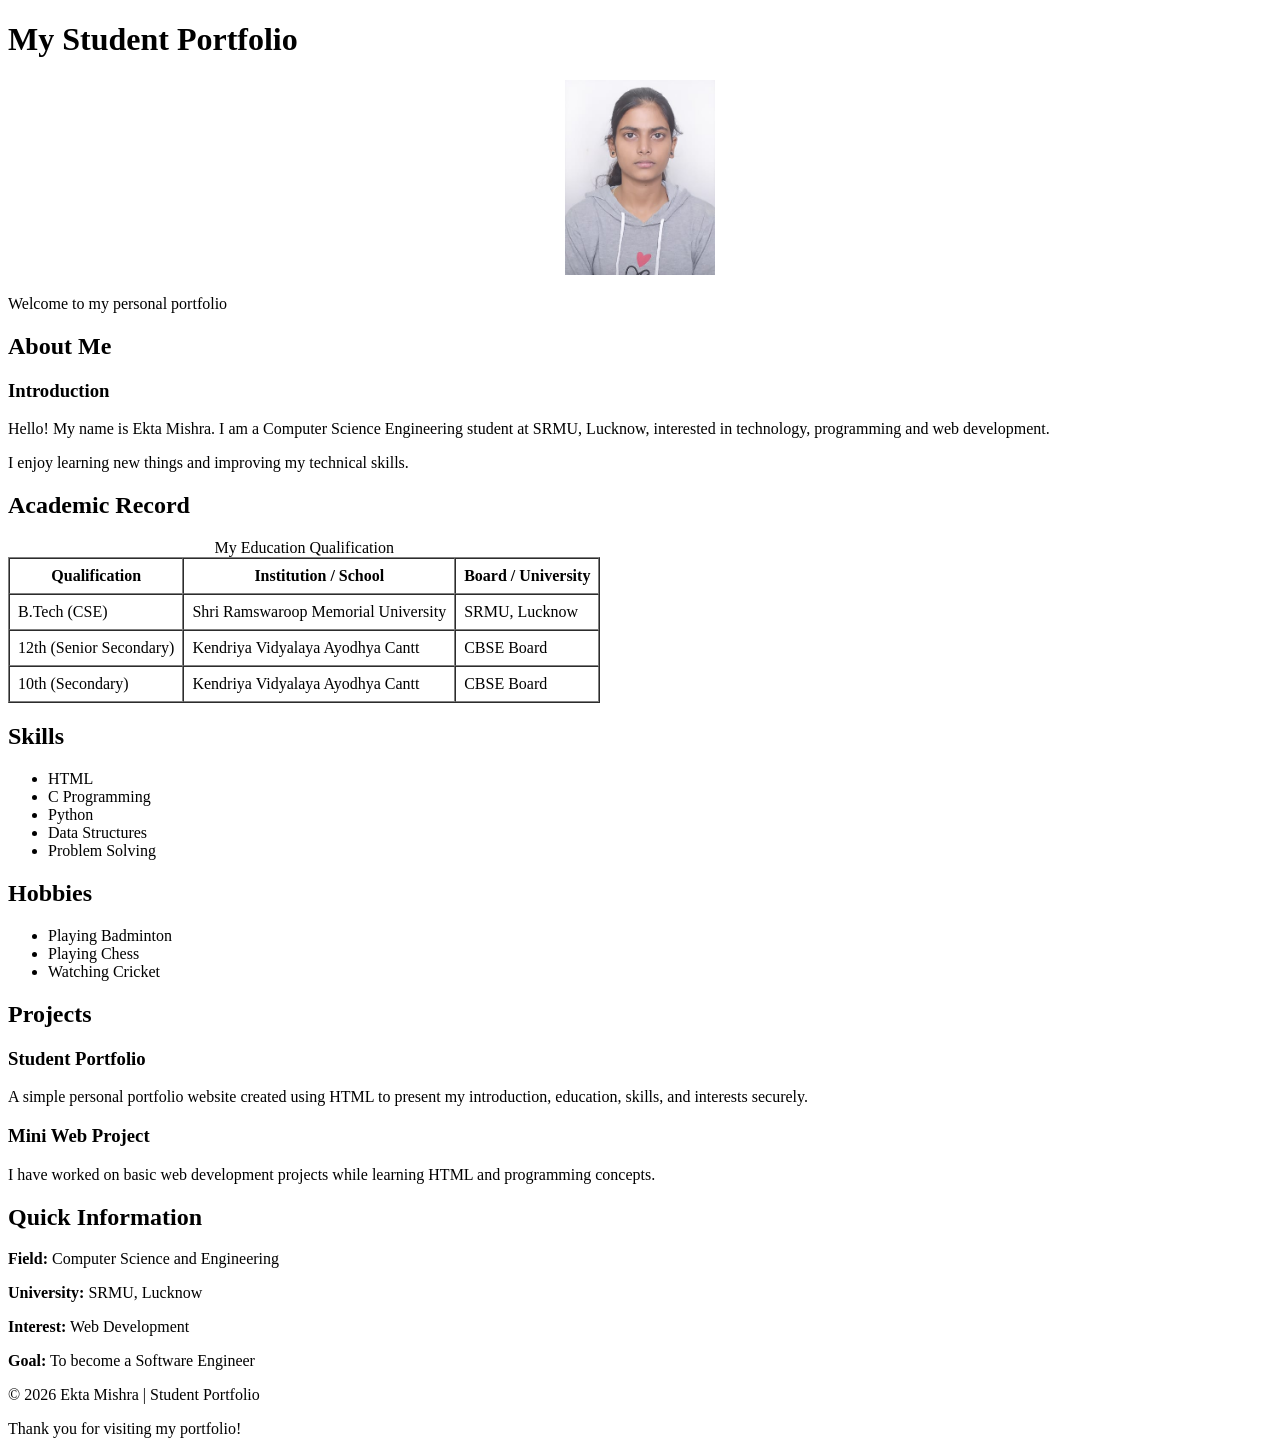
<file: Basic Portfolio/index.html>
<!DOCTYPE html>
<html lang="en">
<head>
    <meta charset="UTF-8">
    <meta name="viewport" content="width=device-width, initial-scale=1.0">
    <title>Ekta Mishra - Student Portfolio</title>
</head>

<body>

    <header>
        <h1>My Student Portfolio</h1>

        <center>
            <img src="myphoto.jpg" alt="Ekta Mishra Photo" width="150">
        </center>

        <p>Welcome to my personal portfolio</p>
    </header>


    <main>

        <!-- About Me Section -->
        <section>
            <h2>About Me</h2>

            <article>
                <h3>Introduction</h3>

                <p>
                    Hello! My name is Ekta Mishra. I am a Computer Science Engineering student at SRMU, Lucknow,
                    interested in technology, programming and web development.
                </p>

                <p>
                    I enjoy learning new things and improving my technical skills.
                </p>
            </article>
        </section>


        <!-- Education Section in Table Form (Bina Marksheet ke) -->
        <section>
            <h2>Academic Record</h2>

            <table border="1" cellpadding="8" cellspacing="0">
                <caption>My Education Qualification</caption>

                <thead>
                    <tr>
                        <th>Qualification</th>
                        <th>Institution / School</th>
                        <th>Board / University</th>
                    </tr>
                </thead>

                <tbody>
                    <tr>
                        <td>B.Tech (CSE)</td>
                        <td>Shri Ramswaroop Memorial University</td>
                        <td>SRMU, Lucknow</td>
                    </tr>
                    <tr>
                        <td>12th (Senior Secondary)</td>
                        <td>Kendriya Vidyalaya Ayodhya Cantt</td>
                        <td>CBSE Board</td>
                    </tr>
                    <tr>
                        <td>10th (Secondary)</td>
                        <td>Kendriya Vidyalaya Ayodhya Cantt</td>
                        <td>CBSE Board</td>
                    </tr>
                </tbody>
            </table>
        </section>


        <!-- Skills Section -->
        <section>
            <h2>Skills</h2>

            <ul>
                <li>HTML</li>
                <li>C Programming</li>
                <li>Python</li>
                <li>Data Structures</li>
                <li>Problem Solving</li>
            </ul>
        </section>


        <!-- Hobbies Section -->
        <section>
            <h2>Hobbies</h2>

            <ul>
                <li>Playing Badminton</li>
                <li>Playing Chess</li>
                <li>Watching Cricket</li>
            </ul>
        </section>


        <!-- Projects Section -->
        <section>
            <h2>Projects</h2>

            <article>
                <h3>Student Portfolio</h3>

                <p>
                    A simple personal portfolio website created using HTML
                    to present my introduction, education, skills, and interests securely.
                </p>
            </article>

            <article>
                <h3>Mini Web Project</h3>

                <p>
                    I have worked on basic web development projects while
                    learning HTML and programming concepts.
                </p>
            </article>
        </section>


        <!-- Quick Information Aside -->
        <aside>
            <h2>Quick Information</h2>

            <p><b>Field:</b> Computer Science and Engineering</p>
            <p><b>University:</b> SRMU, Lucknow</p>
            <p><b>Interest:</b> Web Development</p>
            <p><b>Goal:</b> To become a Software Engineer</p>
        </aside>

    </main>


    <!-- Footer -->
    <footer>
        <p>©️ 2026 Ekta Mishra | Student Portfolio</p>
        <p>Thank you for visiting my portfolio!</p>
    </footer>

</body>
</html>
</file>
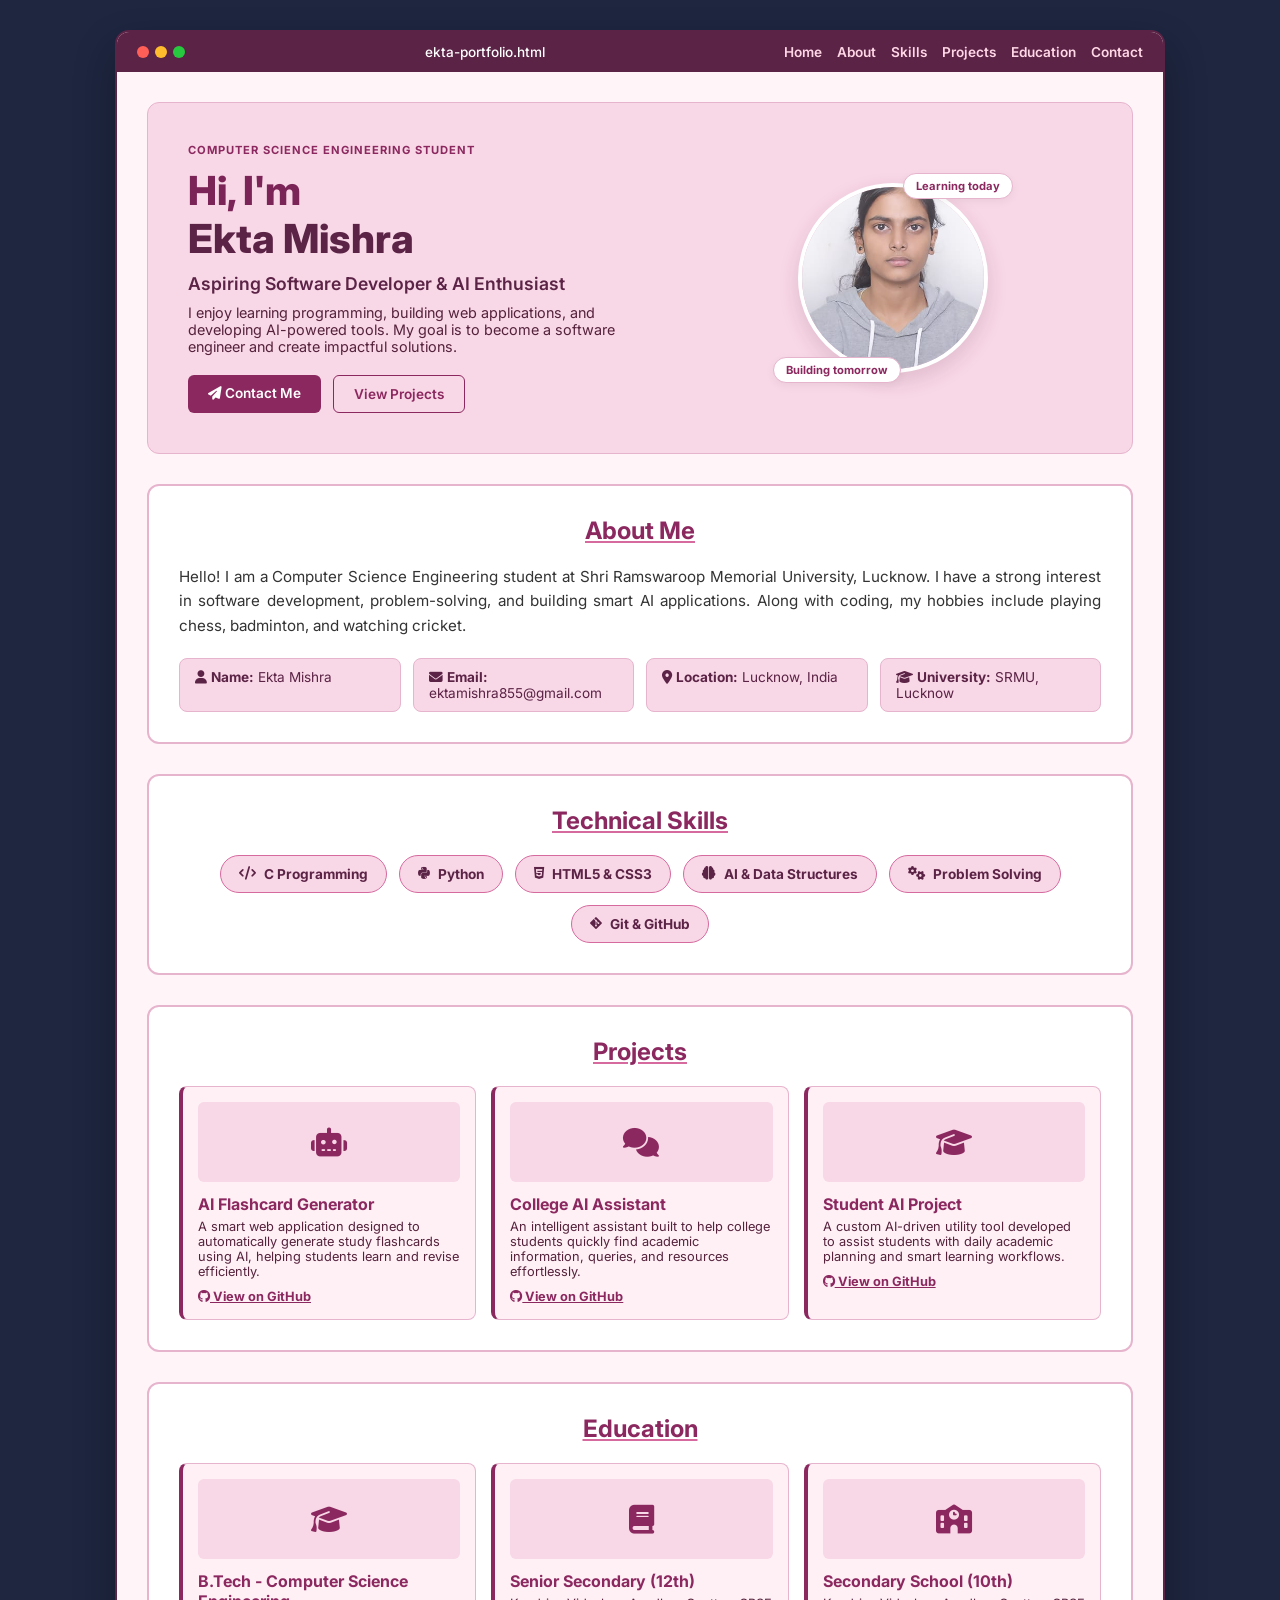
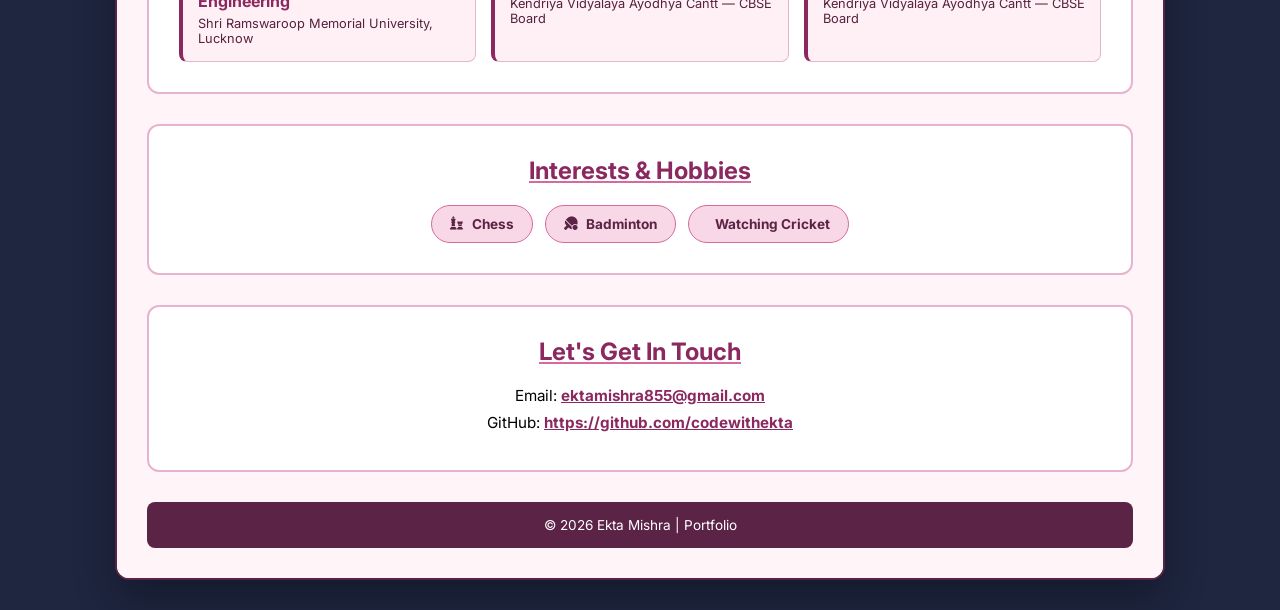
<file: Final Portfolio/index.html>
<!DOCTYPE html>
<html lang="en">
<head>
    <meta charset="UTF-8">
    <meta name="viewport" content="width=device-width, initial-scale=1.0">
    <title>Ekta Mishra - Portfolio</title>
    <link rel="stylesheet" href="style.css">
    <!-- Google Fonts & Icons -->
    <link href="https://fonts.googleapis.com/css2?family=Inter:wght@300;400;500;600;700&display=swap" rel="stylesheet">
    <link rel="stylesheet" href="https://cdnjs.cloudflare.com/ajax/libs/font-awesome/6.4.0/css/all.min.css">
</head>
<body>

    <!-- Main Outer Dark Container (Mockup Frame) -->
    <div class="portfolio-wrapper">
        
        <!-- Browser Window Header Bar -->
        <div class="browser-bar">
            <div class="browser-dots">
                <span class="dot red"></span>
                <span class="dot yellow"></span>
                <span class="dot green"></span>
            </div>
            <div class="browser-title">ekta-portfolio.html</div>
            <div class="browser-nav-links">
                <a href="#home">Home</a>
                <a href="#about">About</a>
                <a href="#skills">Skills</a>
                <a href="#projects">Projects</a>
                <a href="#education">Education</a>
                <a href="#contact">Contact</a>
            </div>
        </div>

        <!-- Inside Website Content -->
        <div class="website-content">

            <!-- 1. INTRO SECTION -->
            <header id="home" class="hero-section">
                <div class="hero-grid">
                    <div class="hero-text-side">
                        <span class="top-tag">COMPUTER SCIENCE ENGINEERING STUDENT</span>
                        <h1>Hi, I'm <br><span class="highlight-name">Ekta Mishra</span></h1>
                        <p class="hero-subtitle">Aspiring Software Developer & AI Enthusiast</p>
                        <p class="hero-desc">I enjoy learning programming, building web applications, and developing AI-powered tools. My goal is to become a software engineer and create impactful solutions.</p>
                        <div class="hero-btns">
                            <a href="#contact" class="btn-solid"><i class="fa-solid fa-paper-plane"></i> Contact Me</a>
                            <a href="#projects" class="btn-border">View Projects</a>
                        </div>
                    </div>
                    
                    <!-- Right Corner Profile Photo Card -->
                    <div class="hero-photo-side">
                        <div class="photo-card-mockup">
                            <div class="badge-float top-badge">Learning today</div>
                            <div class="avatar-circle">
                                <img src="myphoto.jpg" alt="Ekta Mishra">
                            </div>
                            <div class="badge-float bottom-badge">Building tomorrow</div>
                        </div>
                    </div>
                </div>
            </header>

            <!-- 2. ABOUT ME SECTION -->
            <section id="about" class="section-box">
                <div class="section-title-wrap">
                    <h2>About Me</h2>
                </div>
                <div class="about-card-inner">
                    <p class="about-desc">
                        Hello! I am a Computer Science Engineering student at Shri Ramswaroop Memorial University, Lucknow. 
                        I have a strong interest in software development, problem-solving, and building smart AI applications. 
                        Along with coding, my hobbies include playing chess, badminton, and watching cricket.
                    </p>
                    <div class="info-inline-grid">
                        <div class="info-pill"><i class="fa-solid fa-user"></i> <strong>Name:</strong> Ekta Mishra</div>
                        <div class="info-pill"><i class="fa-solid fa-envelope"></i> <strong>Email:</strong> ektamishra855@gmail.com</div>
                        <div class="info-pill"><i class="fa-solid fa-location-dot"></i> <strong>Location:</strong> Lucknow, India</div>
                        <div class="info-pill"><i class="fa-solid fa-graduation-cap"></i> <strong>University:</strong> SRMU, Lucknow</div>
                    </div>
                </div>
            </section>

            <!-- 3. TECHNICAL SKILLS SECTION -->
            <section id="skills" class="section-box">
                <div class="section-title-wrap">
                    <h2>Technical Skills</h2>
                </div>
                <div class="skills-row-mockup">
                    <div class="skill-icon-box"><i class="fa-solid fa-code"></i> C Programming</div>
                    <div class="skill-icon-box"><i class="fa-brands fa-python"></i> Python</div>
                    <div class="skill-icon-box"><i class="fa-brands fa-html5"></i> HTML5 & CSS3</div>
                    <div class="skill-icon-box"><i class="fa-solid fa-brain"></i> AI & Data Structures</div>
                    <div class="skill-icon-box"><i class="fa-solid fa-gears"></i> Problem Solving</div>
                    <div class="skill-icon-box"><i class="fa-brands fa-git-alt"></i> Git & GitHub</div>
                </div>
            </section>

            <!-- 4. PROJECTS SECTION (Featuring AI Projects) -->
            <section id="projects" class="section-box">
                <div class="section-title-wrap">
                    <h2>Projects</h2>
                </div>
                <div class="projects-grid-mockup">
                    <div class="project-card-mockup">
                        <div class="proj-img-placeholder"><i class="fa-solid fa-robot"></i></div>
                        <h3>AI Flashcard Generator</h3>
                        <p>A smart web application designed to automatically generate study flashcards using AI, helping students learn and revise efficiently.</p>
                        <p style="margin-top: 10px;"><a href="https://github.com/codewithekta" target="_blank" class="marksheet-link"><i class="fa-brands fa-github"></i> View on GitHub</a></p>
                    </div>
                    <div class="project-card-mockup">
                        <div class="proj-img-placeholder"><i class="fa-solid fa-comments"></i></div>
                        <h3>College AI Assistant</h3>
                        <p>An intelligent assistant built to help college students quickly find academic information, queries, and resources effortlessly.</p>
                        <p style="margin-top: 10px;"><a href="https://github.com/codewithekta" target="_blank" class="marksheet-link"><i class="fa-brands fa-github"></i> View on GitHub</a></p>
                    </div>
                    <div class="project-card-mockup">
                        <div class="proj-img-placeholder"><i class="fa-solid fa-graduation-cap"></i></div>
                        <h3>Student AI Project</h3>
                        <p>A custom AI-driven utility tool developed to assist students with daily academic planning and smart learning workflows.</p>
                        <p style="margin-top: 10px;"><a href="https://github.com/codewithekta" target="_blank" class="marksheet-link"><i class="fa-brands fa-github"></i> View on GitHub</a></p>
                    </div>
                </div>
            </section>

            <!-- 5. EDUCATION SECTION -->
            <section id="education" class="section-box">
                <div class="section-title-wrap">
                    <h2>Education</h2>
                </div>
                <div class="projects-grid-mockup">
                    <div class="project-card-mockup">
                        <div class="proj-img-placeholder"><i class="fa-solid fa-graduation-cap"></i></div>
                        <h3>B.Tech - Computer Science Engineering</h3>
                        <p>Shri Ramswaroop Memorial University, Lucknow</p>
                    </div>
                    <div class="project-card-mockup">
                        <div class="proj-img-placeholder"><i class="fa-solid fa-book"></i></div>
                        <h3>Senior Secondary (12th)</h3>
                        <p>Kendriya Vidyalaya Ayodhya Cantt — CBSE Board</p>
                    </div>
                    <div class="project-card-mockup">
                        <div class="proj-img-placeholder"><i class="fa-solid fa-school"></i></div>
                        <h3>Secondary School (10th)</h3>
                        <p>Kendriya Vidyalaya Ayodhya Cantt — CBSE Board</p>
                    </div>
                </div>
            </section>

            <!-- 6. INTERESTS & HOBBIES SECTION -->
            <section id="hobbies" class="section-box">
                <div class="section-title-wrap">
                    <h2>Interests & Hobbies</h2>
                </div>
                <div class="skills-row-mockup">
                    <div class="skill-icon-box"><i class="fa-solid fa-chess"></i> Chess</div>
                    <div class="skill-icon-box"><i class="fa-solid fa-table-tennis-paddle-ball"></i> Badminton</div>
                    <div class="skill-icon-box"><i class="fa-solid fa-cricket-bat-ball"></i> Watching Cricket</div>
                </div>
            </section>

            <!-- 7. LET'S GET IN TOUCH SECTION -->
            <section id="contact" class="section-box contact-box-mockup">
                <div class="section-title-wrap">
                    <h2>Let's Get In Touch</h2>
                </div>
                <div class="contact-form-mockup">
                    <p>Email: <a href="mailto:ektamishra855@gmail.com">ektamishra855@gmail.com</a></p>
                    <p>GitHub: <a href="https://github.com/codewithekta" target="_blank">https://github.com/codewithekta</a></p>
                </div>
            </section>

            <!-- Footer inside Mockup -->
            <div class="mockup-footer">
                <p>&copy; 2026 Ekta Mishra | Portfolio</p>
            </div>

        </div>
    </div>

</body>
</html>
</file>
<file: Final Portfolio/style.css>
/* General Reset */
* {
    margin: 0;
    padding: 0;
    box-sizing: border-box;
    font-family: 'Inter', Arial, sans-serif;
    scroll-behavior: smooth;
}

body {
    background-color: #1e2640;
    padding: 30px 15px;
}

/* Outer Framed Mockup Container */
.portfolio-wrapper {
    max-width: 1050px;
    margin: 0 auto;
    background-color: #fff5f8;
    border-radius: 14px;
    box-shadow: 0 20px 40px rgba(0,0,0,0.3);
    overflow: hidden;
    border: 2px solid #5b2346;
}

/* Browser Bar Header */
.browser-bar {
    background-color: #5b2346;
    padding: 12px 20px;
    display: flex;
    align-items: center;
    justify-content: space-between;
}

.browser-dots {
    display: flex;
    gap: 6px;
}

.dot {
    width: 12px;
    height: 12px;
    border-radius: 50%;
}
.dot.red { background-color: #ff5f56; }
.dot.yellow { background-color: #ffbd2e; }
.dot.green { background-color: #27c93f; }

.browser-title {
    color: #fff;
    font-size: 0.85rem;
    font-weight: 500;
}

.browser-nav-links {
    display: flex;
    gap: 15px;
}

.browser-nav-links a {
    color: #ffd6e6;
    text-decoration: none;
    font-size: 0.85rem;
    font-weight: 600;
}

.browser-nav-links a:hover {
    color: #fff;
    text-decoration: underline;
}

/* Website Content Inside Wrapper */
.website-content {
    padding: 30px;
    background-color: #fff5f8;
}

/* Hero Section */
.hero-section {
    background-color: #f8d7e6;
    border-radius: 12px;
    padding: 40px;
    margin-bottom: 30px;
    border: 1px solid #e6b4cd;
}

.hero-grid {
    display: flex;
    align-items: center;
    justify-content: space-between;
    gap: 30px;
}

.hero-text-side {
    flex: 1.2;
}

.top-tag {
    font-size: 0.7rem;
    font-weight: 700;
    color: #8b285f;
    letter-spacing: 1px;
    display: block;
    margin-bottom: 10px;
}

.hero-text-side h1 {
    font-size: 2.5rem;
    color: #7b2457;
    font-weight: 800;
    line-height: 1.2;
    margin-bottom: 10px;
}

.highlight-name {
    color: #5b2346;
}

.hero-subtitle {
    font-size: 1.1rem;
    font-weight: 600;
    color: #5b2346;
    margin-bottom: 10px;
}

.hero-desc {
    font-size: 0.9rem;
    color: #55223c;
    margin-bottom: 20px;
}

.hero-btns {
    display: flex;
    gap: 12px;
}

.btn-solid {
    background-color: #8b285f;
    color: #fff;
    padding: 10px 20px;
    border-radius: 6px;
    font-size: 0.85rem;
    font-weight: 600;
    text-decoration: none;
}

.btn-border {
    border: 1px solid #8b285f;
    color: #8b285f;
    padding: 10px 20px;
    border-radius: 6px;
    font-size: 0.85rem;
    font-weight: 600;
    text-decoration: none;
}

/* Right Corner Photo Card */
.hero-photo-side {
    flex: 1;
    display: flex;
    justify-content: center;
}

.photo-card-mockup {
    position: relative;
    width: 240px;
    height: 240px;
    display: flex;
    align-items: center;
    justify-content: center;
}

.avatar-circle {
    width: 190px;
    height: 190px;
    border-radius: 50%;
    overflow: hidden;
    border: 4px solid #fff;
    background-color: #e6b4cd;
    box-shadow: 0 8px 20px rgba(91, 35, 70, 0.15);
}

.avatar-circle img {
    width: 100%;
    height: 100%;
    object-fit: cover;
}

.badge-float {
    position: absolute;
    background: #fff;
    padding: 5px 12px;
    border-radius: 15px;
    font-size: 0.7rem;
    font-weight: 700;
    color: #8b285f;
    box-shadow: 0 3px 10px rgba(0,0,0,0.05);
    border: 1px solid #e6b4cd;
}
.top-badge { top: 15px; right: 0; }
.bottom-badge { bottom: 15px; left: 0; }

/* Section Box Styling */
.section-box {
    background-color: #ffffff;
    border-radius: 12px;
    padding: 30px;
    margin-bottom: 30px;
    border: 2px solid #e6b4cd;
}

.section-title-wrap h2 {
    color: #8b285f;
    font-size: 1.5rem;
    text-align: center;
    margin-bottom: 20px;
    text-decoration: underline;
    text-decoration-color: #d66a9f;
}

/* About Section */
.about-desc {
    text-align: justify;
    font-size: 0.95rem;
    color: #333;
    margin-bottom: 20px;
    line-height: 1.6;
}

.info-inline-grid {
    display: grid;
    grid-template-columns: repeat(auto-fit, minmax(200px, 1fr));
    gap: 12px;
}

.info-pill {
    background-color: #f8d7e6;
    padding: 10px 15px;
    border-radius: 8px;
    font-size: 0.85rem;
    color: #5b2346;
    border: 1px solid #e6b4cd;
}

/* Hobbies & Skills Row */
.skills-row-mockup {
    display: flex;
    flex-wrap: wrap;
    justify-content: center;
    gap: 12px;
}

.skill-icon-box {
    background-color: #f8d7e6;
    color: #5b2346;
    padding: 10px 18px;
    border-radius: 20px;
    border: 1px solid #d66a9f;
    font-size: 0.85rem;
    font-weight: bold;
    display: flex;
    align-items: center;
    gap: 8px;
}

/* Education Grid */
.projects-grid-mockup {
    display: grid;
    grid-template-columns: repeat(auto-fit, minmax(220px, 1fr));
    gap: 15px;
}

.project-card-mockup {
    background-color: #fff0f5;
    border: 1px solid #e6b4cd;
    border-radius: 8px;
    padding: 15px;
    border-left: 4px solid #8b285f;
}

.proj-img-placeholder {
    height: 80px;
    background-color: #f8d7e6;
    border-radius: 6px;
    display: flex;
    align-items: center;
    justify-content: center;
    font-size: 1.8rem;
    color: #8b285f;
    margin-bottom: 12px;
}

.project-card-mockup h3 {
    font-size: 1rem;
    color: #8b285f;
    margin-bottom: 5px;
}

.project-card-mockup p {
    font-size: 0.8rem;
    color: #55223c;
}

/* Marksheet / Resume Card */
.resume-col {
    background-color: #fff0f5;
    padding: 20px;
    border-radius: 8px;
    border: 1px solid #e6b4cd;
}

.resume-col h3 {
    color: #8b285f;
    font-size: 1.1rem;
    margin-bottom: 15px;
    display: flex;
    align-items: center;
    gap: 8px;
}

.resume-item {
    background: #fff;
    padding: 12px;
    border-radius: 6px;
    margin-bottom: 10px;
    border: 1px solid #e6b4cd;
}

.res-year {
    font-size: 0.7rem;
    font-weight: 700;
    color: #8b285f;
    background: #f8d7e6;
    padding: 2px 6px;
    border-radius: 4px;
}

.resume-item h4 {
    font-size: 0.95rem;
    color: #5b2346;
    margin: 5px 0 2px 0;
}

.resume-item p {
    font-size: 0.8rem;
    color: #55223c;
}

.marksheet-link {
    color: #8b285f;
    font-weight: bold;
    text-decoration: underline;
}

/* Contact Box */
.contact-box-mockup {
    text-align: center;
}

.contact-form-mockup p {
    font-size: 0.95rem;
    margin: 8px 0;
}

.contact-form-mockup a {
    color: #8b285f;
    font-weight: bold;
    text-decoration: underline;
}

/* Footer inside Mockup */
.mockup-footer {
    background-color: #5b2346;
    color: white;
    text-align: center;
    padding: 15px;
    border-radius: 8px;
    font-size: 0.85rem;
}

/* Responsive */
@media (max-width: 768px) {
    .hero-grid {
        flex-direction: column;
        text-align: center;
    }
    .hero-btns {
        justify-content: center;
    }
    .browser-nav-links {
        display: none;
    }
}
</file>
